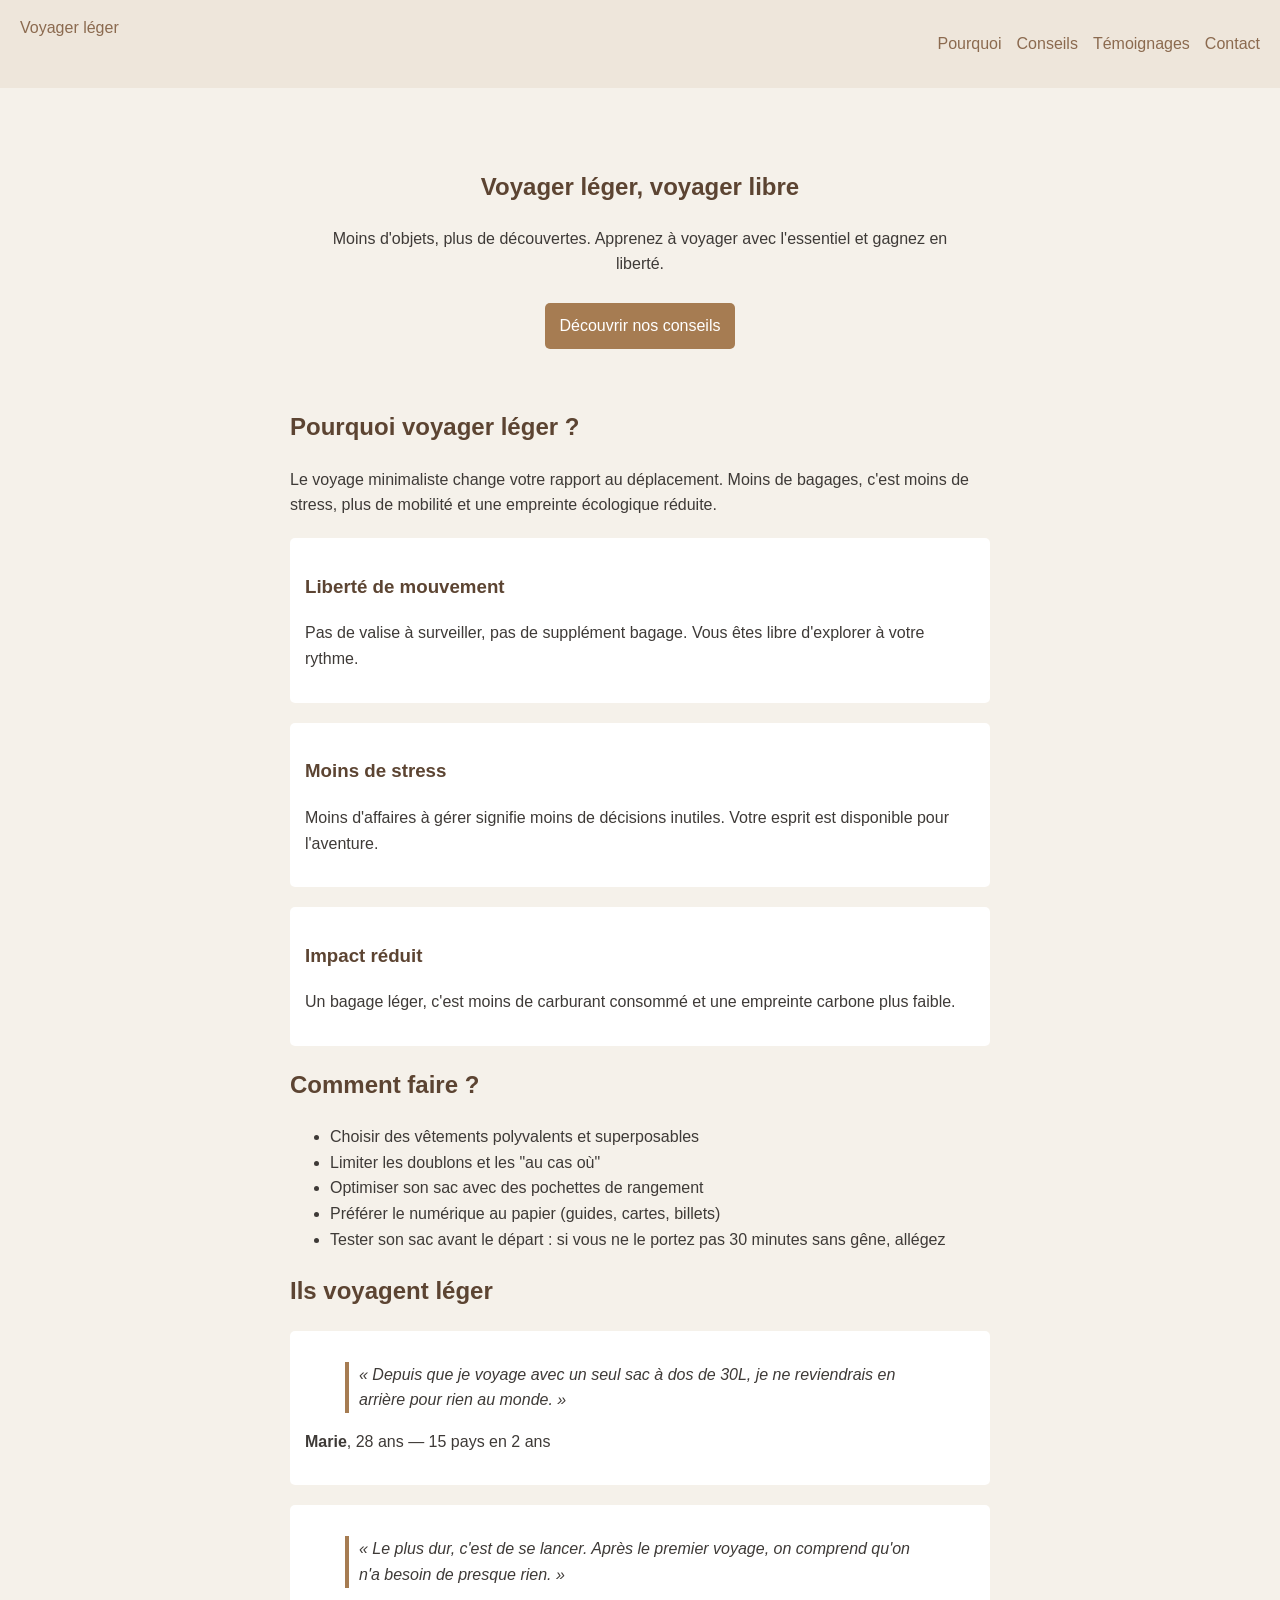
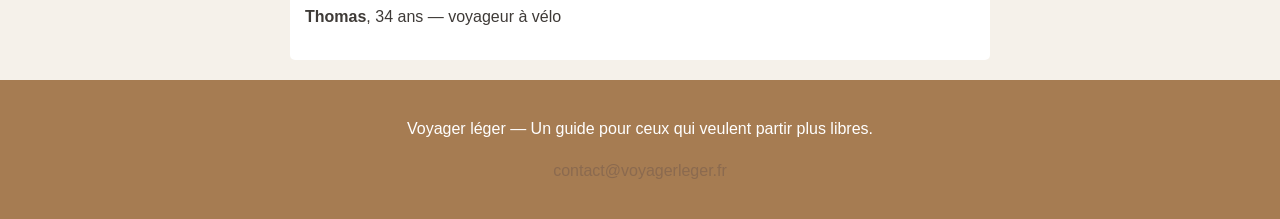
<file: TD2/index.html>
<!DOCTYPE html>
<html>
<head>
<meta charset="UTF-8">
<meta name="viewport" content="width=device-width, initial-scale=1.0">
<title>Voyager léger — Guide du voyage minimaliste</title>
<link rel="stylesheet" href="style.css">
</head>
<body>

  <header>
    <nav>
      <a href="#" class="logo">Voyager léger</a>
      <ul>
        <li><a href="#pourquoi">Pourquoi</a></li>
        <li><a href="#conseils">Conseils</a></li>
        <li><a href="#temoignages">Témoignages</a></li>
        <li><a href="#contact">Contact</a></li>
      </ul>
    </nav>
  </header>

  <main>

    <section class="hero">
      <h1>Voyager léger, voyager libre</h1>
      <p>Moins d'objets, plus de découvertes. Apprenez à voyager avec l'essentiel et gagnez en liberté.</p>
      <a href="#conseils">Découvrir nos conseils</a>
    </section>

    <section id="pourquoi">
      <h2>Pourquoi voyager léger ?</h2>
      <p>Le voyage minimaliste change votre rapport au déplacement. Moins de bagages, c'est moins de stress, plus de mobilité et une empreinte écologique réduite.</p>

      <article>
        <h3>Liberté de mouvement</h3>
        <p>Pas de valise à surveiller, pas de supplément bagage. Vous êtes libre d'explorer à votre rythme.</p>
      </article>

      <article>
        <h3>Moins de stress</h3>
        <p>Moins d'affaires à gérer signifie moins de décisions inutiles. Votre esprit est disponible pour l'aventure.</p>
      </article>

      <article>
        <h3>Impact réduit</h3>
        <p>Un bagage léger, c'est moins de carburant consommé et une empreinte carbone plus faible.</p>
      </article>
    </section>

    <section id="conseils">
      <h2>Comment faire ?</h2>
      <ul>
        <li>Choisir des vêtements polyvalents et superposables</li>
        <li>Limiter les doublons et les "au cas où"</li>
        <li>Optimiser son sac avec des pochettes de rangement</li>
        <li>Préférer le numérique au papier (guides, cartes, billets)</li>
        <li>Tester son sac avant le départ : si vous ne le portez pas 30 minutes sans gêne, allégez</li>
      </ul>
    </section>

    <section id="temoignages">
      <h2>Ils voyagent léger</h2>

      <article>
        <blockquote>
          <p>« Depuis que je voyage avec un seul sac à dos de 30L, je ne reviendrais en arrière pour rien au monde. »</p>
        </blockquote>
        <p><strong>Marie</strong>, 28 ans — 15 pays en 2 ans</p>
      </article>

      <article>
        <blockquote>
          <p>« Le plus dur, c'est de se lancer. Après le premier voyage, on comprend qu'on n'a besoin de presque rien. »</p>
        </blockquote>
        <p><strong>Thomas</strong>, 34 ans — voyageur à vélo</p>
      </article>
    </section>

  </main>

  <footer id="contact">
    <p>Voyager léger — Un guide pour ceux qui veulent partir plus libres.</p>
    <p><a href="mailto:contact@voyagerleger.fr">contact@voyagerleger.fr</a></p>
  </footer>

</body>
</html>
</file>
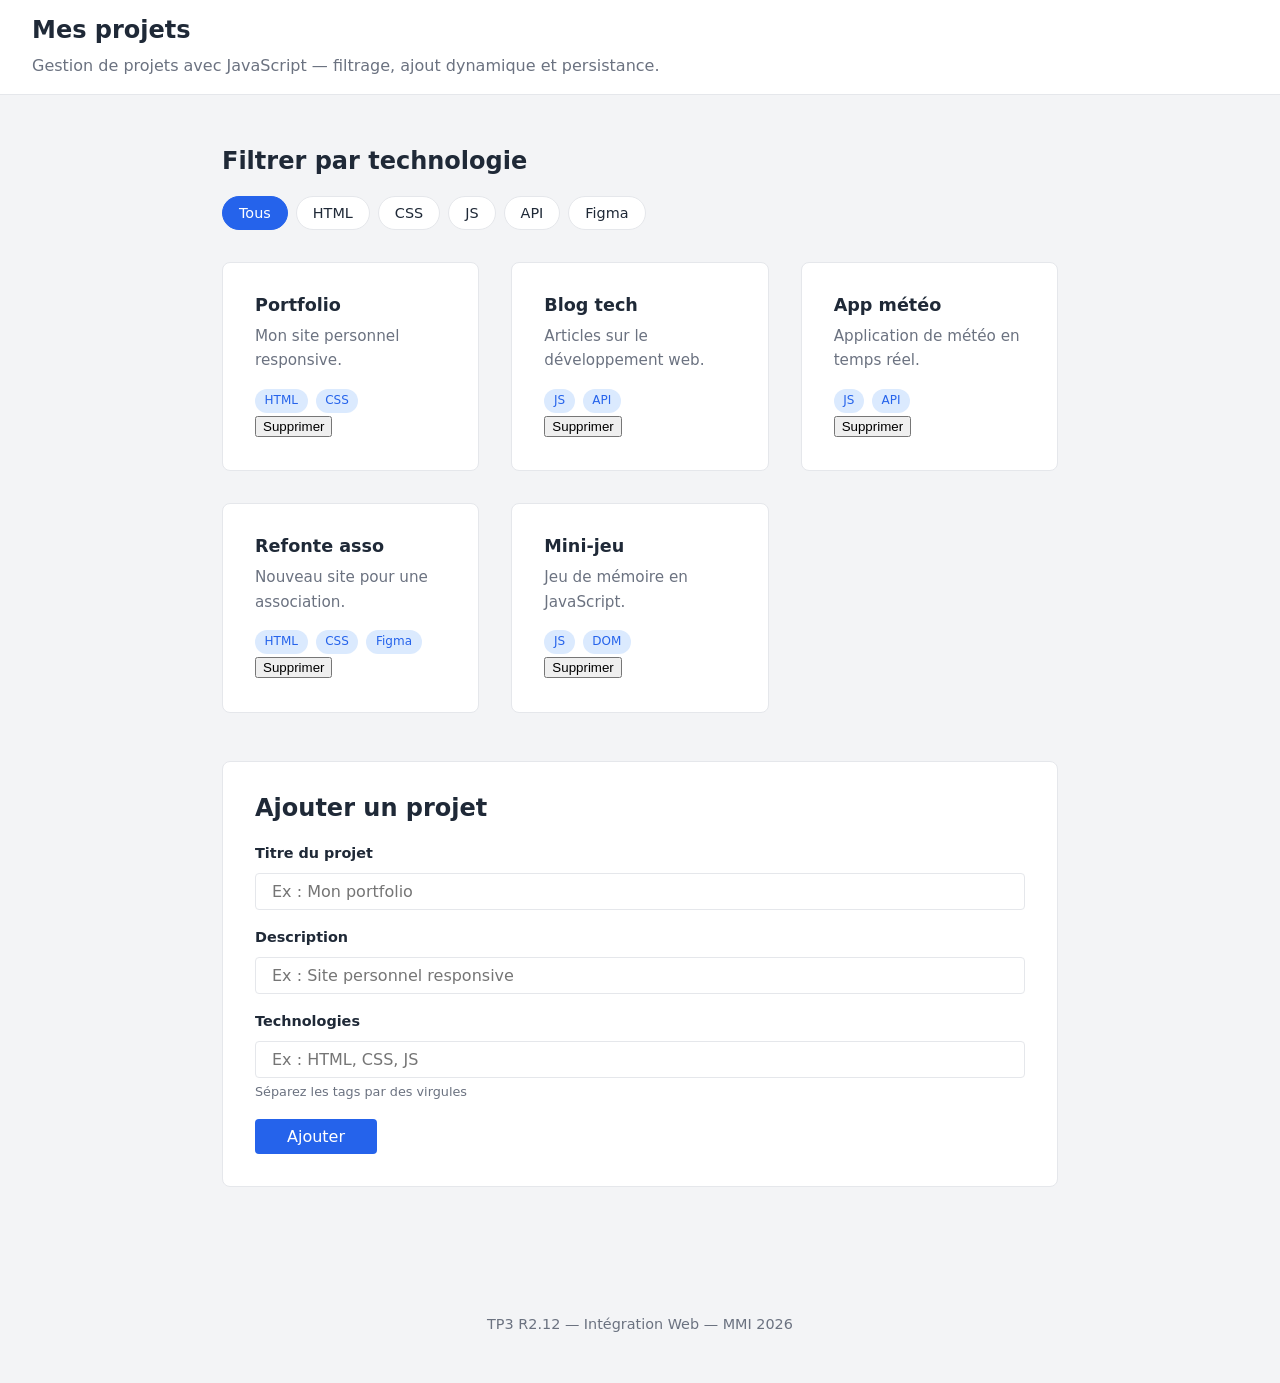
<file: TP3/Index.html>
<!DOCTYPE html>
<html lang="fr">
<head>
  <meta charset="UTF-8">
  <meta name="viewport" content="width=device-width, initial-scale=1.0">
  <title>TP3 — JavaScript + données</title>
  <style>
    /* ================================
       VARIABLES
       ================================ */
    :root {
      --color-primary: #2563eb;
      --color-primary-light: #dbeafe;
      --color-text: #1f2937;
      --color-text-light: #6b7280;
      --color-bg: #ffffff;
      --color-bg-alt: #f3f4f6;
      --color-border: #e5e7eb;
      --color-error: #dc2626;
      --color-success: #059669;
      --font-base: system-ui, -apple-system, sans-serif;
      --space-sm: 0.5rem;
      --space-md: 1rem;
      --space-lg: 2rem;
      --space-xl: 3rem;
      --radius: 0.5rem;
    }

    /* ================================
       BASE
       ================================ */
    *, *::before, *::after {
      box-sizing: border-box;
    }

    body {
      font-family: var(--font-base);
      line-height: 1.6;
      color: var(--color-text);
      background-color: var(--color-bg-alt);
      margin: 0;
    }

    h1, h2, h3 { line-height: 1.2; }

    /* ================================
       LAYOUT
       ================================ */
    header {
      background: var(--color-bg);
      border-bottom: 1px solid var(--color-border);
      padding: var(--space-md) var(--space-lg);
    }

    header h1 {
      margin: 0;
      font-size: 1.5rem;
    }

    header p {
      margin: var(--space-sm) 0 0;
      color: var(--color-text-light);
    }

    main {
      max-width: 900px;
      margin: 0 auto;
      padding: var(--space-lg);
    }

    section {
      margin-bottom: var(--space-xl);
    }

    /* ================================
       FILTRES
       ================================ */
    .filtres {
      display: flex;
      flex-wrap: wrap;
      gap: var(--space-sm);
      margin-bottom: var(--space-lg);
    }

    .filtre {
      background: var(--color-bg);
      border: 1px solid var(--color-border);
      border-radius: 2rem;
      padding: var(--space-sm) var(--space-md);
      font-size: 0.9rem;
      cursor: pointer;
      color: var(--color-text);
      font-family: var(--font-base);
      transition: background-color 0.2s, border-color 0.2s;
    }

    .filtre:hover {
      border-color: var(--color-primary);
    }

    .filtre.active {
      background-color: var(--color-primary);
      color: white;
      border-color: var(--color-primary);
    }

    /* ================================
       GRILLE DE PROJETS
       ================================ */
    #projets-liste {
      display: grid;
      grid-template-columns: repeat(auto-fit, minmax(250px, 1fr));
      gap: var(--space-lg);
      min-height: 100px;
    }

    /* Style des cartes (générées en JS) */
    .carte {
      background: var(--color-bg);
      border: 1px solid var(--color-border);
      border-radius: var(--radius);
      padding: var(--space-lg);
      transition: transform 0.2s, box-shadow 0.2s;
    }

    .carte:hover {
      transform: translateY(-2px);
      box-shadow: 0 4px 12px rgba(0, 0, 0, 0.08);
    }

    .carte h3 {
      margin: 0 0 var(--space-sm);
      font-size: 1.1rem;
    }

    .carte p {
      margin: 0 0 var(--space-md);
      color: var(--color-text-light);
      font-size: 0.95rem;
    }

    .tags {
      display: flex;
      flex-wrap: wrap;
      gap: var(--space-sm);
    }

    .tag {
      display: inline-block;
      font-size: 0.75rem;
      background: var(--color-primary-light);
      color: var(--color-primary);
      padding: 0.15rem 0.6rem;
      border-radius: 1rem;
      font-weight: 500;
    }

    /* ================================
       MESSAGES D'ÉTAT
       ================================ */
    .loading {
      text-align: center;
      color: var(--color-text-light);
      padding: var(--space-xl);
      grid-column: 1 / -1;
    }

    .error {
      text-align: center;
      color: var(--color-error);
      padding: var(--space-xl);
      grid-column: 1 / -1;
    }

    .vide {
      text-align: center;
      color: var(--color-text-light);
      padding: var(--space-xl);
      grid-column: 1 / -1;
    }

    /* ================================
       FORMULAIRE D'AJOUT
       ================================ */
    #form-ajout {
      background: var(--color-bg);
      border: 1px solid var(--color-border);
      border-radius: var(--radius);
      padding: var(--space-lg);
    }

    #form-ajout h2 {
      margin-top: 0;
    }

    .form-group {
      margin-bottom: var(--space-md);
    }

    .form-group label {
      display: block;
      font-weight: 600;
      margin-bottom: var(--space-sm);
      font-size: 0.9rem;
    }

    .form-group input {
      width: 100%;
      padding: var(--space-sm) var(--space-md);
      border: 1px solid var(--color-border);
      border-radius: 0.25rem;
      font-size: 1rem;
      font-family: var(--font-base);
      color: var(--color-text);
      background: var(--color-bg);
    }

    .form-group input:focus {
      outline: 2px solid var(--color-primary);
      outline-offset: 1px;
      border-color: var(--color-primary);
    }

    .form-group small {
      display: block;
      margin-top: 0.25rem;
      color: var(--color-text-light);
      font-size: 0.8rem;
    }

    #form-ajout button[type="submit"] {
      background-color: var(--color-primary);
      color: white;
      border: none;
      padding: var(--space-sm) var(--space-lg);
      border-radius: 0.25rem;
      font-size: 1rem;
      cursor: pointer;
      font-family: var(--font-base);
    }

    #form-ajout button[type="submit"]:hover {
      opacity: 0.9;
    }

    /* ================================
       COMPTEUR
       ================================ */
    .compteur {
      text-align: right;
      color: var(--color-text-light);
      font-size: 0.9rem;
      margin-bottom: var(--space-sm);
    }

    /* ================================
       FOOTER
       ================================ */
    footer {
      text-align: center;
      padding: var(--space-lg);
      color: var(--color-text-light);
      font-size: 0.9rem;
    }

    /* ================================
       FOCUS VISIBLE
       ================================ */
    :focus-visible {
      outline: 2px solid var(--color-primary);
      outline-offset: 2px;
    }

    /* ================================
       RESPONSIVE
       ================================ */
    @media (max-width: 600px) {
      main {
        padding: var(--space-md);
      }

      #projets-liste {
        grid-template-columns: 1fr;
      }
    }
  </style>
</head>
<body>

  <!-- ================================
       HEADER
       ================================ -->
  <header>
    <h1>Mes projets</h1>
    <p>Gestion de projets avec JavaScript — filtrage, ajout dynamique et persistance.</p>
  </header>

  <main>

    <!-- ================================
         FILTRES
         ================================ -->
    <section>
      <h2>Filtrer par technologie</h2>
      <div class="filtres">
        <button class="filtre active" data-tag="tous">Tous</button>
        <button class="filtre" data-tag="HTML">HTML</button>
        <button class="filtre" data-tag="CSS">CSS</button>
        <button class="filtre" data-tag="JS">JS</button>
        <button class="filtre" data-tag="API">API</button>
        <button class="filtre" data-tag="Figma">Figma</button>
      </div>

      <!-- Compteur de résultats -->
      <p class="compteur" aria-live="polite"></p>

      <!-- Conteneur des cartes (généré en JS) -->
      <div id="projets-liste">
        <p class="vide">Chargement des projets...</p>
      </div>
    </section>

    <!-- ================================
         FORMULAIRE D'AJOUT
         ================================ -->
    <section>
      <form id="form-ajout">
        <h2>Ajouter un projet</h2>

        <div class="form-group">
          <label for="input-titre">Titre du projet</label>
          <input type="text" id="input-titre" placeholder="Ex : Mon portfolio" required>
        </div>

        <div class="form-group">
          <label for="input-desc">Description</label>
          <input type="text" id="input-desc" placeholder="Ex : Site personnel responsive" required>
        </div>

        <div class="form-group">
          <label for="input-tags">Technologies</label>
          <input type="text" id="input-tags" placeholder="Ex : HTML, CSS, JS">
          <small>Séparez les tags par des virgules</small>
        </div>

        <button type="submit">Ajouter</button>
      </form>
    </section>

  </main>

  <footer>
    <p>TP3 R2.12 — Intégration Web — MMI 2026</p>
  </footer>

<script src="script.js"></script>

</body>
</html>
</file>
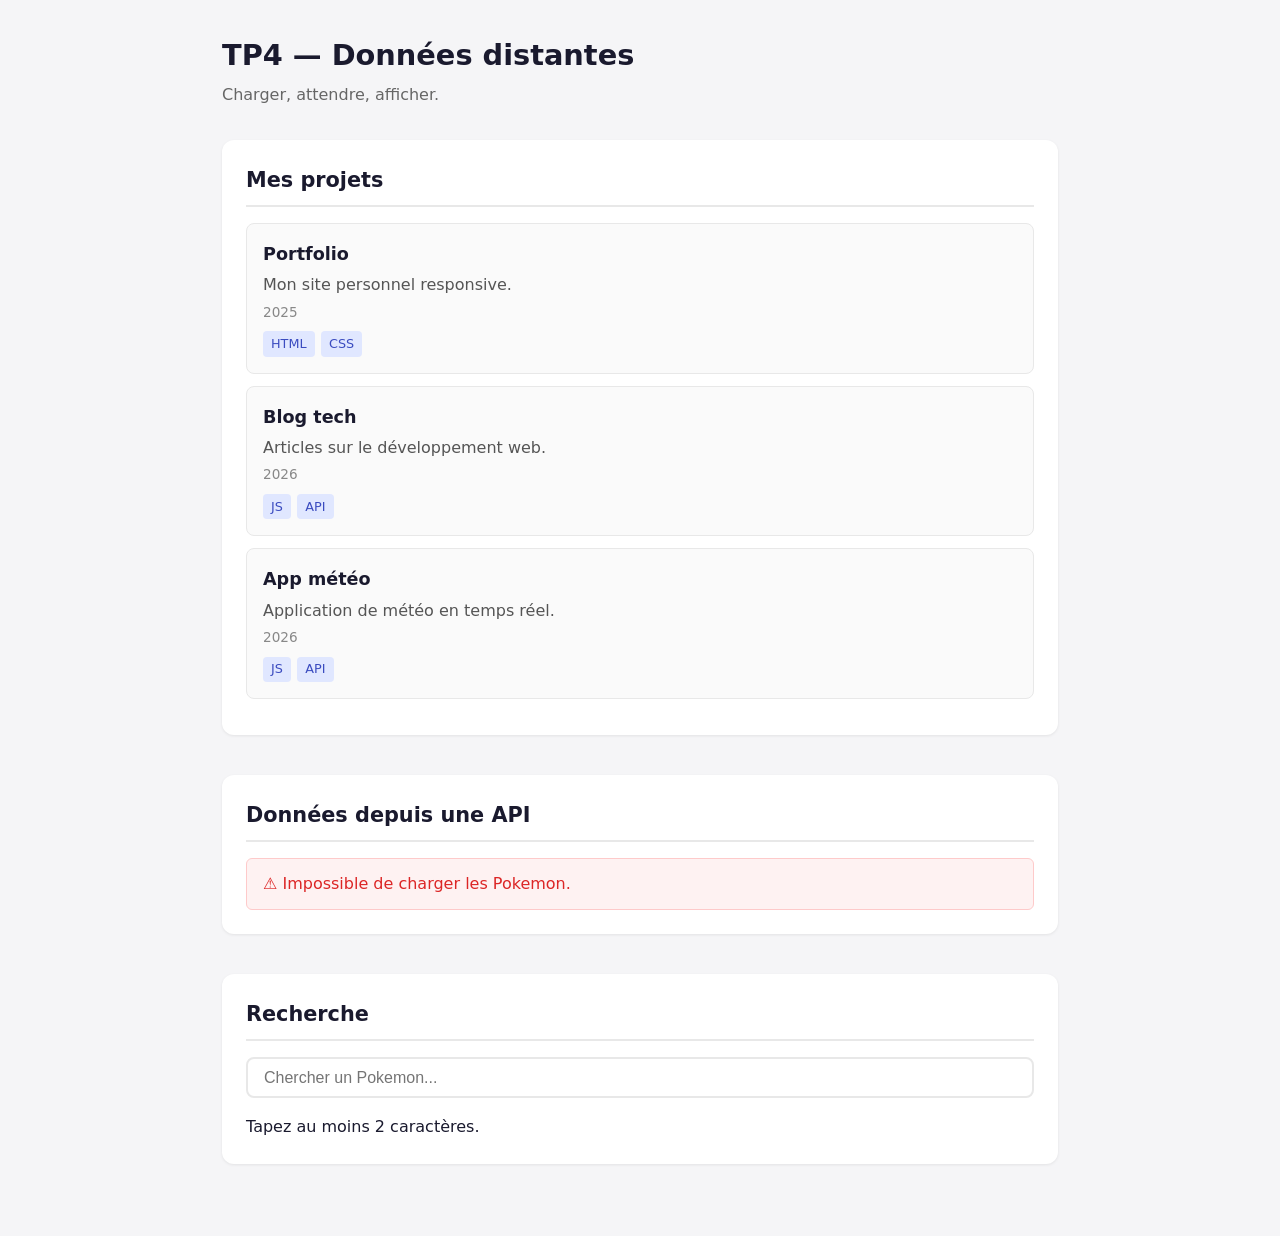
<file: TP4/index.html>
<!DOCTYPE html>
<html lang="fr">
<head>
  <meta charset="UTF-8">
  <meta name="viewport" content="width=device-width, initial-scale=1.0">
  <title>TP4 — Fetch & API</title>
  <link rel="stylesheet" href="style.css">
</head>
<body>

  <header>
    <h1>TP4 — Données distantes</h1>
    <p>Charger, attendre, afficher.</p>
  </header>

  <main>

    <!-- ============================================
         TEMPS 1 — JSON local
         Exercices 1.1 à 1.3
         ============================================ -->
    <section id="section-projets">
      <h2>Mes projets</h2>
      <div id="projets-liste" aria-live="polite">
        <p>Les projets s'afficheront ici.</p>
      </div>
    </section>

    <!-- ============================================
         TEMPS 2 — API distante
         Exercices 2.1 à 2.3
         ============================================ -->
    <section id="section-api">
      <h2>Données depuis une API</h2>
      <div id="api-liste" aria-live="polite">
        <p>Les données de l'API s'afficheront ici.</p>
      </div>
    </section>

    <!-- ============================================
         TEMPS 3 — Recherche + API
         Exercices 3.1 et 3.2
         ============================================ -->
    <section id="section-recherche">
      <h2>Recherche</h2>
      <input type="search" id="recherche" placeholder="Chercher un Pokemon...">
      <div id="recherche-resultats" aria-live="polite">
        <p>Tapez au moins 2 caractères.</p>
      </div>
    </section>

  </main>

  <script src="scripts.js"></script>
</body>
</html>
</file>
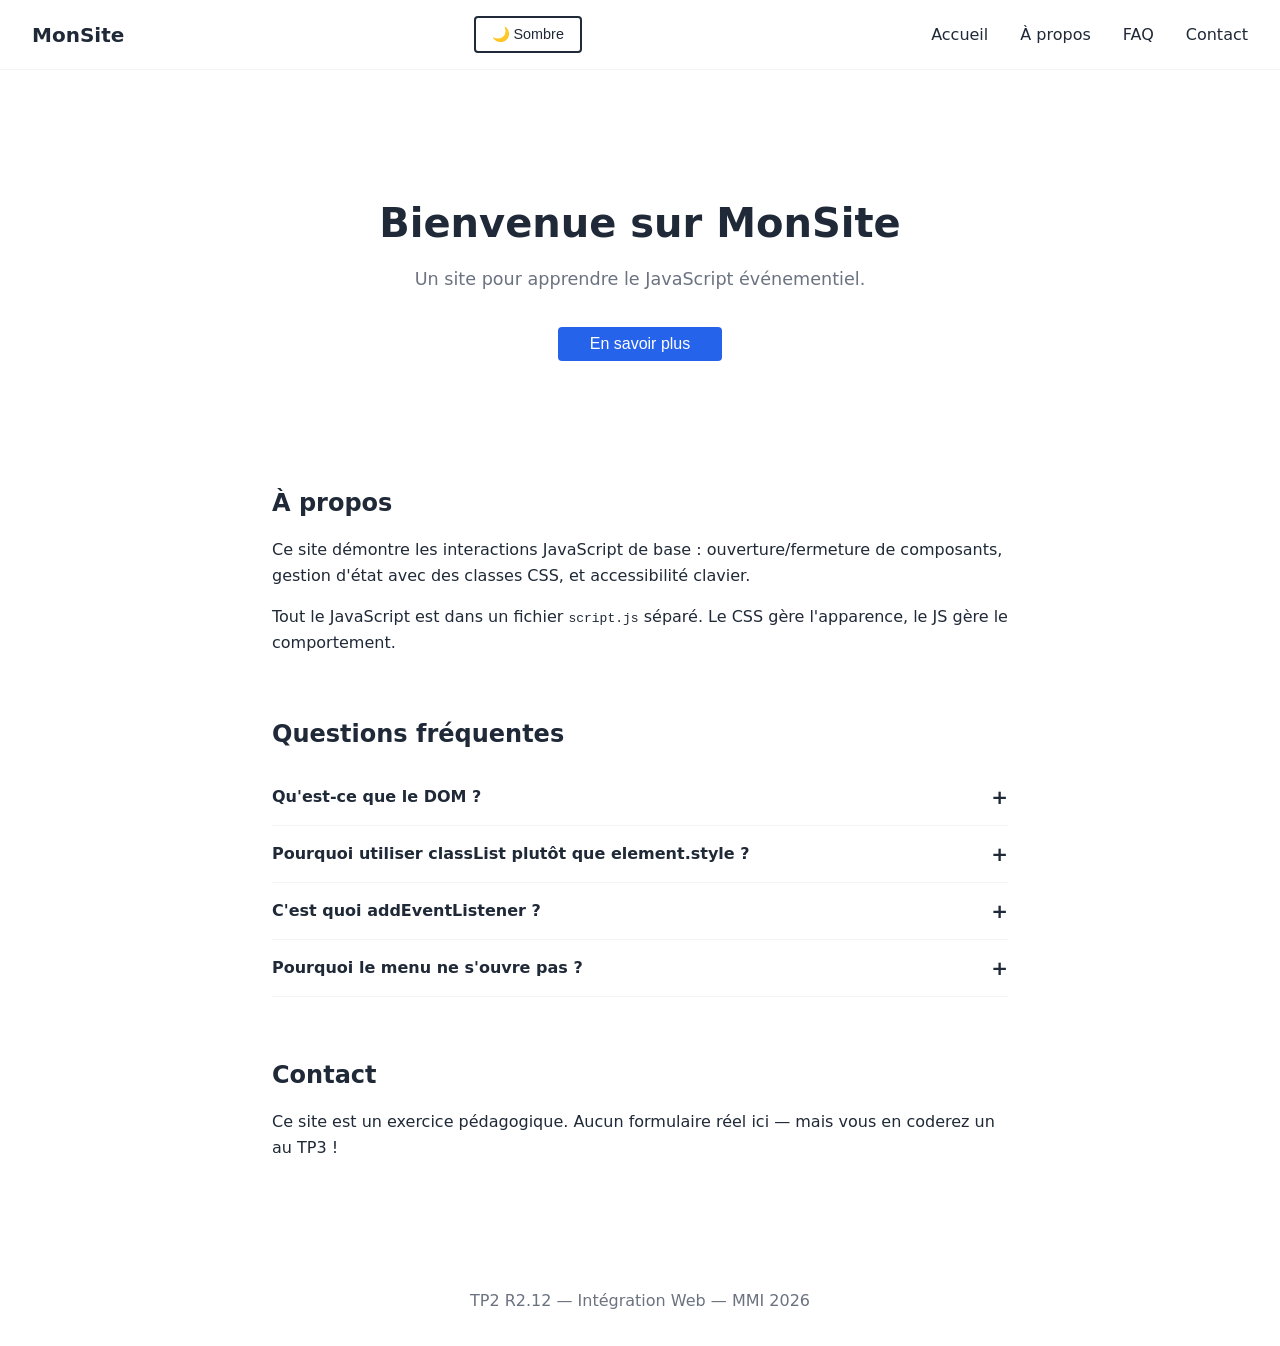
<file: TP2/MonSite.html>
<!DOCTYPE html>
<html lang="fr">
<head>
  <meta charset="UTF-8">
  <meta name="viewport" content="width=device-width, initial-scale=1.0">
  <title>TP2 — JavaScript événementiel</title>
  <style>
    /* ================================
       VARIABLES
       ================================ */
    :root {
      --color-primary: #2563eb;
      --color-text: #1f2937;
      --color-text-light: #6b7280;
      --color-bg: #ffffff;
      --color-bg-alt: #f3f4f6;
      --color-overlay: rgba(0, 0, 0, 0.5);
      --font-base: system-ui, -apple-system, sans-serif;
      --space-sm: 0.5rem;
      --space-md: 1rem;
      --space-lg: 2rem;
      --space-xl: 4rem;
    }

    /* ================================
       THÈME SOMBRE (bonus)
       ================================ */
    .dark {
      --color-primary: #60a5fa;
      --color-text: #e5e7eb;
      --color-text-light: #9ca3af;
      --color-bg: #111827;
      --color-bg-alt: #1f2937;
      --color-overlay: rgba(0, 0, 0, 0.7);
    }

    /* ================================
       BASE
       ================================ */
    *, *::before, *::after {
      box-sizing: border-box;
    }

    body {
      font-family: var(--font-base);
      line-height: 1.6;
      color: var(--color-text);
      background-color: var(--color-bg);
      margin: 0;
      transition: background-color 0.3s, color 0.3s;
    }

    h1, h2, h3 { line-height: 1.2; }

    a {
      color: var(--color-primary);
      text-decoration: none;
    }

    a:hover { text-decoration: underline; }

    /* ================================
       HEADER + NAVIGATION
       ================================ */
    header {
      display: flex;
      justify-content: space-between;
      align-items: center;
      padding: var(--space-md) var(--space-lg);
      border-bottom: 1px solid var(--color-bg-alt);
    }

    .logo {
      font-weight: bold;
      font-size: 1.25rem;
      color: var(--color-text);
      text-decoration: none;
    }

    .header-right {
      display: flex;
      align-items: center;
      gap: var(--space-md);
    }

    /* Bouton menu burger */
    .menu-btn {
      display: none;
      background: none;
      border: 2px solid var(--color-text);
      border-radius: 0.25rem;
      color: var(--color-text);
      font-size: 1.25rem;
      padding: var(--space-sm);
      cursor: pointer;
      line-height: 1;
    }

    /* Bouton thème */
    #theme-toggle {
      background: none;
      border: 2px solid var(--color-text);
      border-radius: 0.25rem;
      color: var(--color-text);
      padding: var(--space-sm) var(--space-md);
      cursor: pointer;
      font-size: 0.9rem;
    }

    /* Navigation */
    .menu ul {
      display: flex;
      gap: var(--space-lg);
      list-style: none;
      padding: 0;
      margin: 0;
    }

    .menu a {
      color: var(--color-text);
      font-weight: 500;
    }

    /* Mobile : menu caché par défaut */
    @media (max-width: 640px) {
      .menu-btn {
        display: block;
      }

      .menu {
        display: none;
        position: absolute;
        top: 100%;
        left: 0;
        right: 0;
        background: var(--color-bg);
        border-bottom: 1px solid var(--color-bg-alt);
        padding: var(--space-md) var(--space-lg);
        z-index: 10;
      }

      .menu.is-open {
        display: block;
      }

      .menu ul {
        flex-direction: column;
        gap: var(--space-md);
      }

      header {
        position: relative;
      }
    }

    /* ================================
       MAIN
       ================================ */
    main {
      max-width: 800px;
      margin: 0 auto;
      padding: var(--space-lg);
    }

    section {
      margin-bottom: var(--space-xl);
    }

    /* ================================
       HERO
       ================================ */
    .hero {
      text-align: center;
      padding: var(--space-xl) 0;
    }

    .hero h1 {
      font-size: 2.5rem;
      margin-bottom: var(--space-sm);
    }

    .hero p {
      color: var(--color-text-light);
      font-size: 1.1rem;
    }

    /* ================================
       BOUTON MODALE
       ================================ */
    .modal-open {
      background-color: var(--color-primary);
      color: white;
      border: none;
      padding: var(--space-sm) var(--space-lg);
      border-radius: 0.25rem;
      font-size: 1rem;
      cursor: pointer;
      margin-top: var(--space-md);
    }

    .modal-open:hover {
      opacity: 0.9;
    }

    /* ================================
       MODALE
       ================================ */
    .modal {
      display: none;
      position: fixed;
      top: 0;
      left: 0;
      width: 100%;
      height: 100%;
      background: var(--color-overlay);
      z-index: 100;
      justify-content: center;
      align-items: center;
    }

    .modal.is-visible {
      display: flex;
    }

    .modal-content {
      background: var(--color-bg);
      border-radius: 0.5rem;
      padding: var(--space-lg);
      max-width: 500px;
      width: 90%;
      position: relative;
    }

    .modal-content h2 {
      margin-top: 0;
    }

    .modal-close {
      position: absolute;
      top: var(--space-md);
      right: var(--space-md);
      background: none;
      border: none;
      font-size: 1.5rem;
      cursor: pointer;
      color: var(--color-text);
      line-height: 1;
    }

    /* ================================
       ACCORDÉON FAQ
       ================================ */
    .faq-item {
      border-bottom: 1px solid var(--color-bg-alt);
    }

    .faq-question {
      width: 100%;
      background: none;
      border: none;
      text-align: left;
      padding: var(--space-md) 0;
      font-size: 1rem;
      font-weight: 600;
      color: var(--color-text);
      cursor: pointer;
      display: flex;
      justify-content: space-between;
      align-items: center;
      font-family: var(--font-base);
    }

    .faq-question::after {
      content: '+';
      font-size: 1.25rem;
      transition: transform 0.2s;
    }

    .faq-answer {
      display: none;
      padding: 0 0 var(--space-md) 0;
      color: var(--color-text-light);
    }

    .faq-answer.is-visible {
      display: block;
    }

    /* ================================
       FOCUS VISIBLE
       ================================ */
    :focus-visible {
      outline: 2px solid var(--color-primary);
      outline-offset: 2px;
    }
  </style>
</head>
<body>

  <!-- ================================
       HEADER + NAVIGATION
       ================================ -->
  <header>
    <a href="#" class="logo">MonSite</a>
    <div class="header-right">
      <button id="theme-toggle">🌙 Sombre</button>
      <button class="menu-btn" aria-expanded="false">🍔</button>
    </div>
    <nav class="menu">
      <ul>
        <li><a href="#accueil">Accueil</a></li>
        <li><a href="#apropos">À propos</a></li>
        <li><a href="#faq">FAQ</a></li>
        <li><a href="#contact">Contact</a></li>
      </ul>
    </nav>
  </header>

  <main>

    <!-- ================================
         HERO + BOUTON MODALE
         ================================ -->
    <section id="accueil" class="hero">
      <h1>Bienvenue sur MonSite</h1>
      <p>Un site pour apprendre le JavaScript événementiel.</p>
      <button class="modal-open">En savoir plus</button>
    </section>

    <!-- ================================
         MODALE
         ================================ -->
    <div class="modal" aria-hidden="true">
      <div class="modal-content">
        <button class="modal-close">✕</button>
        <h2>À propos de ce site</h2>
        <p>Ce site est un exercice du TP2 R2.12. Il sert de support pour apprendre à manipuler le DOM avec JavaScript.</p>
        <p>Vous allez coder le menu burger, cette modale, et l'accordéon FAQ en JavaScript pur.</p>
      </div>
    </div>

    <!-- ================================
         SECTION À PROPOS
         ================================ -->
    <section id="apropos">
      <h2>À propos</h2>
      <p>Ce site démontre les interactions JavaScript de base : ouverture/fermeture de composants, gestion d'état avec des classes CSS, et accessibilité clavier.</p>
      <p>Tout le JavaScript est dans un fichier <code>script.js</code> séparé. Le CSS gère l'apparence, le JS gère le comportement.</p>
    </section>

    <!-- ================================
         ACCORDÉON FAQ
         ================================ -->
    <section id="faq">
      <h2>Questions fréquentes</h2>

      <div class="faq-item">
        <button class="faq-question">Qu'est-ce que le DOM ?</button>
        <div class="faq-answer">
          <p>Le DOM (Document Object Model) est la représentation de la page Web en mémoire. JavaScript peut le lire et le modifier pour créer des interactions.</p>
        </div>
      </div>

      <div class="faq-item">
        <button class="faq-question">Pourquoi utiliser classList plutôt que element.style ?</button>
        <div class="faq-answer">
          <p>Parce que le JavaScript gère le comportement et le CSS gère l'apparence. En utilisant classList, on garde chaque responsabilité à sa place.</p>
        </div>
      </div>

      <div class="faq-item">
        <button class="faq-question">C'est quoi addEventListener ?</button>
        <div class="faq-answer">
          <p>C'est la méthode qui permet de dire au navigateur : "quand tel événement arrive sur cet élément, exécute ce code". C'est le cœur du JavaScript événementiel.</p>
        </div>
      </div>

      <div class="faq-item">
        <button class="faq-question">Pourquoi le menu ne s'ouvre pas ?</button>
        <div class="faq-answer">
          <p>Probablement parce que le fichier script.js n'est pas encore lié, ou parce que le JavaScript n'est pas encore écrit. C'est votre mission !</p>
        </div>
      </div>
    </section>

    <!-- ================================
         CONTACT
         ================================ -->
    <section id="contact">
      <h2>Contact</h2>
      <p>Ce site est un exercice pédagogique. Aucun formulaire réel ici — mais vous en coderez un au TP3 !</p>
    </section>

  </main>

  <footer>
    <p style="text-align: center; padding: 1rem; color: var(--color-text-light);">TP2 R2.12 — Intégration Web — MMI 2026</p>
  </footer>

<script src="script.js"></script>
</body>
</file>
<file: TD2/style.css>
body {
  margin: 0;
  font-family: Arial, sans-serif;
  line-height: 1.6;
  background-color: #f5f1ea;
  color: #3e3a37;
}

main {
  max-width: 700px;
  margin: auto;
  padding: 20px;
}

h1, h2, h3 {
  color: #5c4432;
}

a {
  color: #8b6a4f;
  text-decoration: none;
}

nav {
  display: flex;
  justify-content: space-between;
  padding: 15px 20px;
  background-color: #eee6db;
}

nav ul {
  display: flex;
  list-style: none;
  gap: 15px;
  padding: 0;
}

.hero {
  text-align: center;
  padding: 40px 20px;
}

.hero a {
  display: inline-block;
  margin-top: 10px;
  padding: 10px 15px;
  background-color: #a67c52;
  color: white;
  border-radius: 5px;
}

article {
  margin-top: 20px;
  padding: 15px;
  background-color: white;
  border-radius: 5px;
}

blockquote {
  border-left: 4px solid #a67c52;
  padding-left: 10px;
  font-style: italic;
}

footer {
  text-align: center;
  padding: 20px;
  background-color: #a67c52;
  color: white;
}
</file>
<file: TP4/style.css>
/* ===========================
   TP4 — Styles de départ
   =========================== */

* {
  margin: 0;
  padding: 0;
  box-sizing: border-box;
}

body {
  font-family: system-ui, -apple-system, sans-serif;
  line-height: 1.6;
  color: #1a1a2e;
  background-color: #f5f5f7;
  padding: 2rem;
  max-width: 900px;
  margin: 0 auto;
}

/* --- En-tête --- */

header {
  margin-bottom: 2rem;
}

header h1 {
  font-size: 1.8rem;
  margin-bottom: 0.25rem;
}

header p {
  color: #666;
}

/* --- Sections --- */

section {
  margin-bottom: 2.5rem;
  padding: 1.5rem;
  background: white;
  border-radius: 12px;
  box-shadow: 0 1px 3px rgba(0, 0, 0, 0.08);
}

section h2 {
  font-size: 1.3rem;
  margin-bottom: 1rem;
  padding-bottom: 0.5rem;
  border-bottom: 2px solid #e8e8e8;
}

/* --- Cartes --- */

.carte {
  padding: 1rem;
  margin-bottom: 0.75rem;
  background: #fafafa;
  border: 1px solid #e8e8e8;
  border-radius: 8px;
}

.carte h3 {
  font-size: 1.1rem;
  margin-bottom: 0.25rem;
}

.carte p {
  color: #555;
  margin-bottom: 0.25rem;
}

.carte .annee {
  font-size: 0.85rem;
  color: #888;
}

/* --- Tags --- */

.tags {
  display: flex;
  gap: 0.4rem;
  flex-wrap: wrap;
  margin-top: 0.5rem;
}

.tag {
  display: inline-block;
  padding: 0.15rem 0.5rem;
  background: #e0e7ff;
  color: #3b4cc0;
  border-radius: 4px;
  font-size: 0.8rem;
  font-weight: 500;
}

/* --- États : chargement, erreur --- */

.loading {
  color: #666;
  font-style: italic;
  padding: 1rem 0;
}

.loading::before {
  content: '⏳ ';
}

.error {
  color: #dc2626;
  background: #fef2f2;
  padding: 0.75rem 1rem;
  border-radius: 6px;
  border: 1px solid #fecaca;
}

.error::before {
  content: '⚠️ ';
}

/* --- Champ de recherche --- */

input[type="search"] {
  width: 100%;
  padding: 0.6rem 1rem;
  font-size: 1rem;
  border: 2px solid #e8e8e8;
  border-radius: 8px;
  margin-bottom: 1rem;
  outline: none;
  transition: border-color 0.2s;
}

input[type="search"]:focus {
  border-color: #3b4cc0;
}

/* --- Boutons de contrôle (bonus) --- */

#controles {
  display: flex;
  gap: 0.5rem;
  flex-wrap: wrap;
  margin-bottom: 1rem;
}

#controles button {
  padding: 0.4rem 0.8rem;
  font-size: 0.85rem;
  background: #f0f0f0;
  border: 1px solid #ddd;
  border-radius: 6px;
  cursor: pointer;
  transition: background-color 0.2s;
}

#controles button:hover {
  background: #e0e7ff;
}

/* --- Pokémon liste + détail (bonus) --- */

#pokemon {
  display: grid;
  grid-template-columns: 1fr 1fr;
  gap: 1rem;
  margin-top: 1rem;
}

#liste-pokemon {
  display: flex;
  flex-direction: column;
  gap: 0.3rem;
  max-height: 400px;
  overflow-y: auto;
}

#liste-pokemon button {
  text-align: left;
  padding: 0.4rem 0.6rem;
  background: #fafafa;
  border: 1px solid #e8e8e8;
  border-radius: 4px;
  cursor: pointer;
  text-transform: capitalize;
  transition: background-color 0.2s;
}

#liste-pokemon button:hover {
  background: #e0e7ff;
}

#detail-pokemon {
  padding: 1rem;
  background: #fafafa;
  border: 1px solid #e8e8e8;
  border-radius: 8px;
  text-align: center;
}

#detail-pokemon h2 {
  text-transform: capitalize;
  border: none;
  padding: 0;
}

#detail-pokemon img {
  width: 120px;
  height: 120px;
  image-rendering: pixelated;
}
</file>
